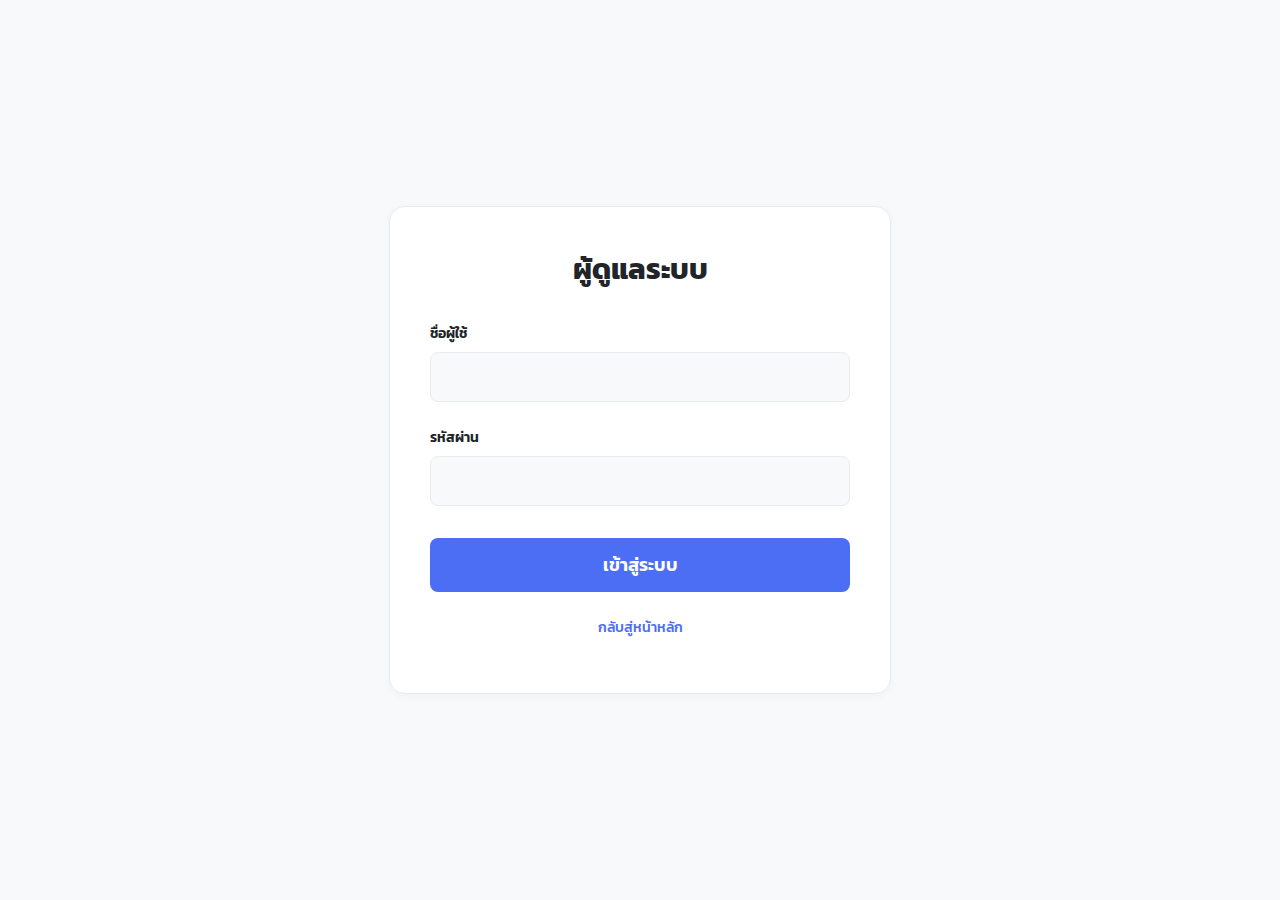
<file: login.html>
<!DOCTYPE html>
<html lang="th">
<head>
    <meta charset="UTF-8">
    <meta name="viewport" content="width=device-width, initial-scale=1.0">
    <title>แผงควบคุมสำหรับผู้ดูแล</title>
    <link rel="stylesheet" href="admin-style.css">
</head>
<body>
    <!-- Centered container for the login form -->
    <div class="login-container">
        <!-- The login form itself -->
        <form id="login-form" class="login-form">
            <h2>ผู้ดูแลระบบ</h2>
            <div class="input-group">
                <label for="username">ชื่อผู้ใช้</label>
                <input type="text" id="username" name="username" required>
            </div>
            <div class="input-group">
                <label for="password">รหัสผ่าน</label>
                <input type="password" id="password" name="password" required>
            </div>
            <button type="submit" class="button button-primary">เข้าสู่ระบบ</button>
            <p class="home-link"><a href="index.html">กลับสู่หน้าหลัก</a></p>
        </form>
    </div>
    
    <script>
        // Attaches an event listener to the form submission.
        document.getElementById('login-form').addEventListener('submit', function(event) {
            event.preventDefault(); // Prevents the form from actually submitting.
            
            // This is a simulation for demonstration purposes.
            // In a real application, you would send credentials to a server for validation.
            // Sets a flag in the browser's local storage to "remember" the login state.
            localStorage.setItem('isAdminLoggedIn', 'true');
            alert('เข้าสู่ระบบสำเร็จ!');
            
            // Redirects the user to the main admin page.
            window.location.href = 'admin.html';
        });
    </script>
</body>
</html>
</file>
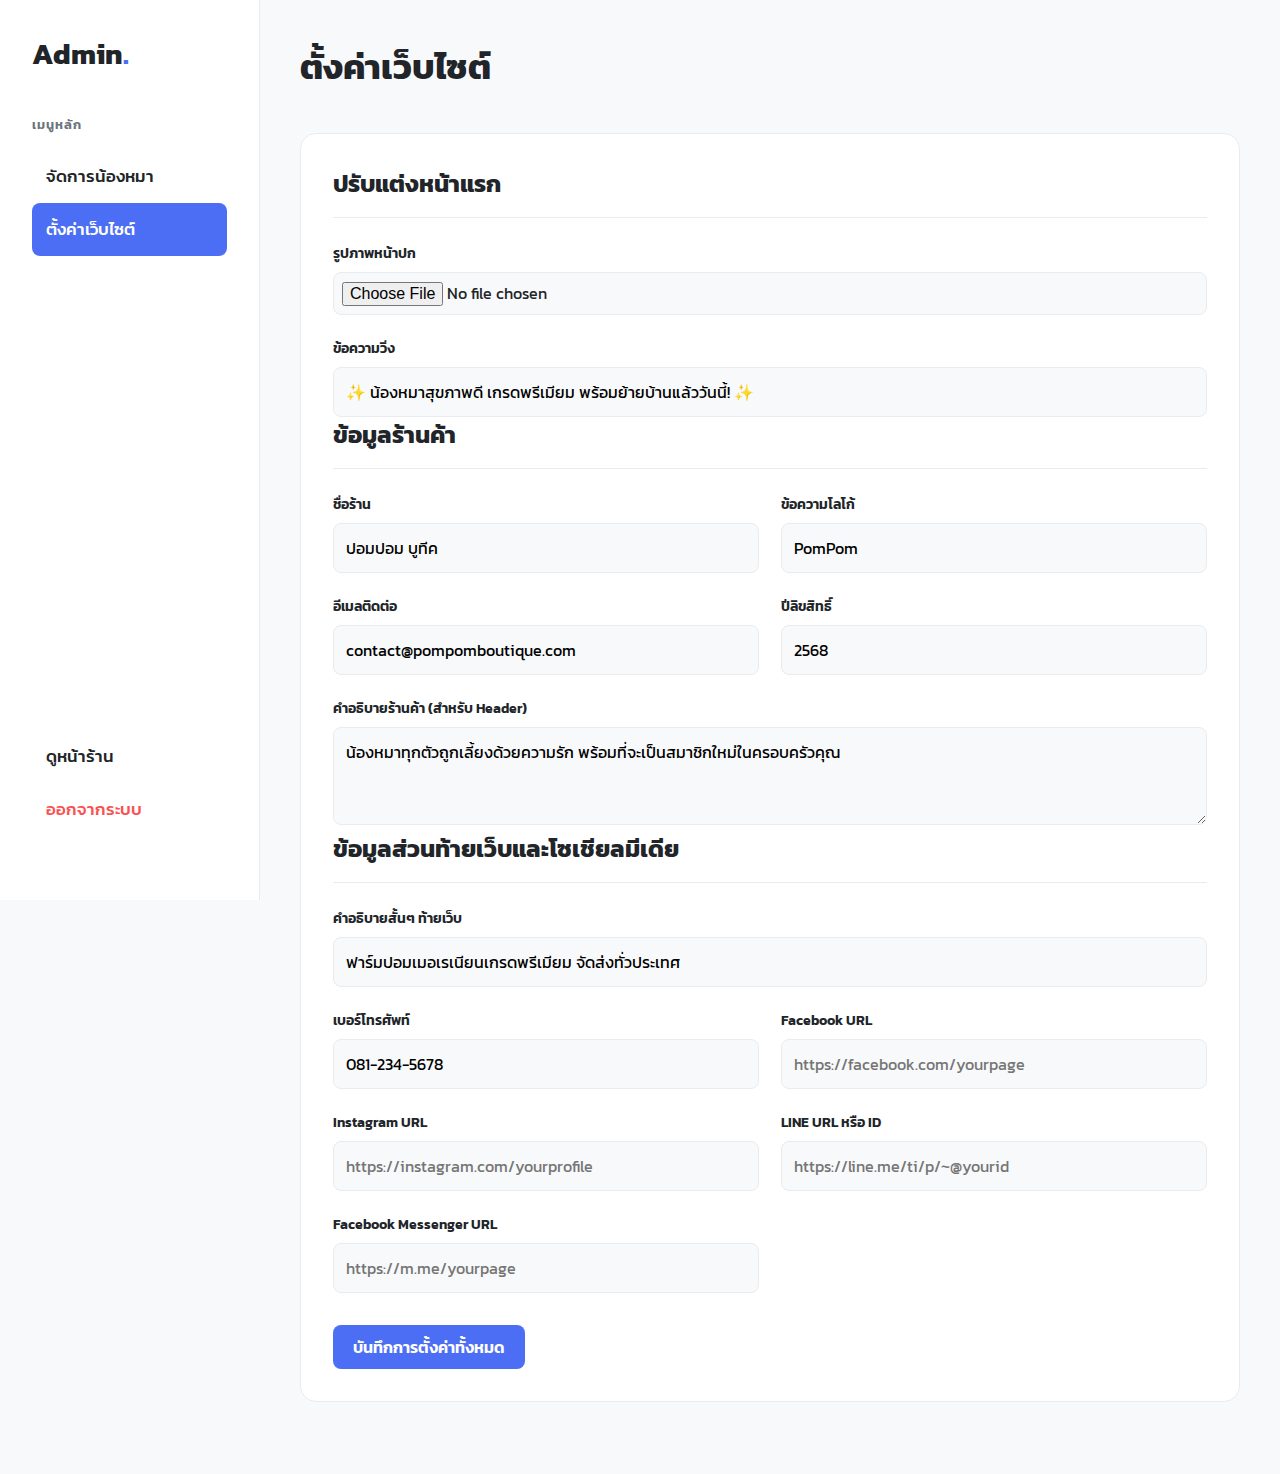
<file: settingsmissing.html>
<!DOCTYPE html>
<html lang="th">
<head>
    <meta charset="UTF-8">
    <meta name="viewport" content="width=device-width, initial-scale=1.0">
    <title>ตั้งค่าเว็บไซต์ - ปอมปอม บูทีค</title>
    <link rel="stylesheet" href="admin-style.css">
</head>
<body>
    <div class="admin-layout">
        <!-- Sidebar -->
        <aside class="sidebar" id="sidebar">
            <div>
                <div class="sidebar-logo">Admin<span>.</span></div>
                <nav class="sidebar-nav">
                    <h3>เมนูหลัก</h3>
                    <ul>
                        <li><a href="admin.html">จัดการน้องหมา</a></li>
                        <li><a href="settings.html" class="active">ตั้งค่าเว็บไซต์</a></li>
                    </ul>
                </nav>
            </div>
             <nav class="sidebar-nav">
                <ul>
                    <li><a href="index.html" target="_blank">ดูหน้าร้าน</a></li>
                    <li><a href="#" class="logout-link" id="logout-button">ออกจากระบบ</a></li>
                </ul>
            </nav>
        </aside>

        <!-- Main Content -->
        <main class="admin-main">
            <header class="mobile-header">
                <div class="mobile-logo">Admin<span>.</span></div>
                <button class="mobile-menu-button" id="menu-toggle">☰</button>
            </header>
            
            <header class="desktop-header">
                <h1>ตั้งค่าเว็บไซต์</h1>
            </header>

            <form action="#" class="admin-card">
                <!-- 1. Homepage Customization -->
                <h2>ปรับแต่งหน้าแรก</h2>
                <div class="form-grid">
                    <div class="input-group full-width">
                        <label for="cover-image-upload">รูปภาพหน้าปก</label>
                        <input type="file" id="cover-image-upload" name="cover-image" accept="image/*">
                    </div>
                    <div class="input-group full-width">
                        <label for="marquee-text">ข้อความวิ่ง</label>
                        <input type="text" id="marquee-text" name="marquee-text" value="✨ น้องหมาสุขภาพดี เกรดพรีเมียม พร้อมย้ายบ้านแล้ววันนี้! ✨">
                    </div>
                </div>

                <!-- 2. Shop Information -->
                <h2 class="form-section-header">ข้อมูลร้านค้า</h2>
                <div class="form-grid">
                   <div class="input-group"><label for="shop-name">ชื่อร้าน</label><input type="text" id="shop-name" name="shop-name" value="ปอมปอม บูทีค"></div>
                   <div class="input-group"><label for="logo-text">ข้อความโลโก้</label><input type="text" id="logo-text" name="logo-text" value="PomPom"></div>
                   <div class="input-group"><label for="contact-email">อีเมลติดต่อ</label><input type="email" id="contact-email" name="contact-email" value="contact@pompomboutique.com"></div>
                   <div class="input-group"><label for="copyright-year">ปีลิขสิทธิ์</label><input type="text" id="copyright-year" name="copyright-year" value="2568"></div>
                   <div class="input-group full-width">
                       <label for="shop-description">คำอธิบายร้านค้า (สำหรับ Header)</label>
                       <textarea id="shop-description" name="shop-description" rows="3">น้องหมาทุกตัวถูกเลี้ยงด้วยความรัก พร้อมที่จะเป็นสมาชิกใหม่ในครอบครัวคุณ</textarea>
                   </div>
                </div>

                <!-- 3. Footer & Social Settings -->
                <h2 class="form-section-header">ข้อมูลส่วนท้ายเว็บและโซเชียลมีเดีย</h2>
                <div class="form-grid">
                   <div class="input-group full-width">
                       <label for="footer-description">คำอธิบายสั้นๆ ท้ายเว็บ</label>
                       <input type="text" id="footer-description" name="footer-description" value="ฟาร์มปอมเมอเรเนียนเกรดพรีเมียม จัดส่งทั่วประเทศ">
                   </div>
                   <div class="input-group">
                       <label for="footer-phone">เบอร์โทรศัพท์</label>
                       <input type="text" id="footer-phone" name="footer-phone" value="081-234-5678">
                   </div>
                   <div class="input-group">
                       <label for="footer-facebook">Facebook URL</label>
                       <input type="url" id="footer-facebook" name="footer-facebook" placeholder="https://facebook.com/yourpage">
                   </div>
                    <div class="input-group">
                       <label for="footer-instagram">Instagram URL</label>
                       <input type="url" id="footer-instagram" name="footer-instagram" placeholder="https://instagram.com/yourprofile">
                   </div>
                    <div class="input-group">
                       <label for="footer-line">LINE URL หรือ ID</label>
                       <input type="text" id="footer-line" name="footer-line" placeholder="https://line.me/ti/p/~@yourid">
                   </div>
                   <div class="input-group">
                        <label for="footer-messenger">Facebook Messenger URL</label>
                        <input type="url" id="footer-messenger" name="footer-messenger" placeholder="https://m.me/yourpage">
                    </div>
                </div>

                <div class="form-actions full-width">
                   <button type="submit" class="button button-primary">บันทึกการตั้งค่าทั้งหมด</button>
               </div>
            </form>
        </main>
    </div>
    <script src="script.js"></script>
</body>
</html>
</file>
<file: admin-style.css>
/* --- ADMIN DIGITAL BOUTIQUE THEME (CORRECTED) --- */
@import url('https://fonts.googleapis.com/css2?family=Kanit:wght@400;500;700&display=swap');

/* ======== 1. ROOT & UNIVERSAL STYLES ======== */
:root {
    --bg-canvas: #F8F9FA;
    --bg-main: #FFFFFF;
    --border-color: #E9ECEF;
    --text-primary: #212529;
    --text-secondary: #6C757D;
    --accent-primary: #4C6EF5;
    --accent-red: #FA5252;
    --font-main: 'Kanit', sans-serif;
    --shadow-sm: 0 2px 8px rgba(0, 0, 0, 0.04);
    --radius-md: 12px;
    --radius-lg: 16px;
}

body {
    margin: 0;
    font-family: var(--font-main);
    background-color: var(--bg-canvas);
    color: var(--text-primary);
}
a { text-decoration: none; color: inherit; }

/* ======== 2. ADMIN LAYOUT ======== */
.admin-layout {
    display: grid;
    grid-template-columns: 260px 1fr;
    min-height: 100vh;
}

/* ======== 3. ADMIN SIDEBAR ======== */
.sidebar {
    background-color: var(--bg-main);
    border-right: 1px solid var(--border-color);
    padding: 32px;
    position: sticky;
    top: 0;
    height: 100vh;
    box-sizing: border-box;
    display: flex;
    flex-direction: column;
    justify-content: space-between;
}
.sidebar-logo {
    font-size: 1.8em;
    font-weight: 700;
    color: var(--text-primary);
    margin-bottom: 40px;
}
.sidebar-logo span { color: var(--accent-primary); }

.sidebar-nav h3 {
    font-size: 0.8em;
    font-weight: 600;
    text-transform: uppercase;
    letter-spacing: 1px;
    color: var(--text-secondary);
    margin: 0 0 16px 0;
}
.sidebar-nav ul { list-style: none; padding: 0; margin: 0 0 32px 0; }
.sidebar-nav a {
    display: flex;
    align-items: center;
    gap: 12px;
    padding: 14px;
    border-radius: 8px;
    font-weight: 500;
    font-size: 1.05em;
    transition: all 0.2s;
}
.sidebar-nav a:hover { background-color: var(--bg-canvas); }
.sidebar-nav a.active { background-color: var(--accent-primary); color: white; }
.sidebar-nav a.logout-link { color: var(--accent-red); }
.sidebar-nav a.logout-link:hover { background-color: #FFE3E3; }

/* ======== 4. ADMIN MAIN CONTENT ======== */
.admin-main { padding: 40px; }

.desktop-header {
    display: flex;
    justify-content: space-between;
    align-items: center;
    margin-bottom: 40px;
}
.desktop-header h1 { font-size: 2.2em; font-weight: 700; margin: 0; }
.button {
    padding: 10px 20px;
    border: none;
    border-radius: 8px;
    font-family: var(--font-main);
    font-weight: 600;
    cursor: pointer;
    transition: all 0.2s;
    font-size: 1em;
}
.button-primary { background-color: var(--accent-primary); color: white; }
.button-primary:hover { background-color: #3B5BDB; }
.button-secondary { background-color: var(--bg-main); border: 1px solid var(--border-color); color: var(--text-primary); }
.button-secondary:hover { background-color: var(--bg-canvas); }

/* ======== 5. ADMIN CARDS & FORMS ======== */
.admin-card {
    background: var(--bg-main);
    border: 1px solid var(--border-color);
    border-radius: var(--radius-lg);
    padding: 32px;
    margin-bottom: 32px;
}
.admin-card h2 { margin-top: 0; font-size: 1.5em; font-weight: 700; border-bottom: 1px solid var(--border-color); padding-bottom: 16px; margin-bottom: 24px;}
.form-section-header {
    margin-top: 40px;
}
/* MODIFIED: Refined grid for a more compact layout */
.form-grid {
    display: grid;
    grid-template-columns: repeat(auto-fill, minmax(280px, 1fr));
    gap: 22px; /* Slightly reduced gap */
}
.input-group label { display: block; font-weight: 600; margin-bottom: 8px; font-size: 0.9em; }
.input-group input, .input-group textarea, .input-group select {
    width: 100%;
    padding: 12px;
    border: 1px solid var(--border-color);
    border-radius: 8px;
    font-family: var(--font-main);
    font-size: 1em;
    background-color: var(--bg-canvas);
    box-sizing: border-box;
}
.input-group input[type="file"] { padding: 8px; }
.input-group input:focus, .input-group textarea:focus, .input-group select:focus {
    outline: none;
    border-color: var(--accent-primary);
    box-shadow: 0 0 0 3px rgba(76, 110, 245, 0.2);
    background-color: var(--bg-main);
}
.form-grid .full-width { grid-column: 1 / -1; }
.form-actions { margin-top: 32px; }


/* ======== 6. PRODUCT LIST TABLE ======== */
.product-table { width: 100%; border-collapse: collapse; }
.product-table th, .product-table td { text-align: left; padding: 16px; border-bottom: 1px solid var(--border-color); vertical-align: middle;}
.product-table thead { color: var(--text-secondary); font-size: 0.9em; text-transform: uppercase; letter-spacing: 0.5px;}
.product-table tbody tr:last-child td { border-bottom: none; }

.product-info-cell { display: flex; align-items: center; gap: 16px; }
.product-info-cell img { width: 60px; height: 60px; object-fit: cover; border-radius: var(--radius-md); }
.product-info-cell .name { font-weight: 600; }
.product-info-cell .details { font-size: 0.9em; color: var(--text-secondary); }

.status-badge { padding: 4px 12px; border-radius: 20px; font-size: 0.8em; font-weight: 600; }
.status-badge.available { background-color: #D3F9D8; color: #2B8A3E; }
.status-badge.preordered { background-color: #FFF3BF; color: #C59300; }
.status-badge.sold { background-color: #E9ECEF; color: #495057; }

.action-buttons a, .action-buttons button {
    font-size: 0.9em; padding: 6px 12px; border-radius: 6px;
    margin-right: 8px; border: 1px solid transparent;
}
.action-buttons .edit-btn { background-color: #E7F5FF; color: #1971C2; }
.action-buttons .delete-btn { background-color: #FFF5F5; color: var(--accent-red); }

.drag-header {
    width: 40px;
    text-align: center;
}
.drag-handle {
    cursor: grab;
    color: var(--text-secondary);
    font-size: 1.2em;
    padding: 4px 8px;
    text-align: center;
    display: inline-block;
    width: 100%;
}
.sortable-ghost {
    background-color: #e7f5ff;
    opacity: 0.8;
}
.sortable-ghost td {
    border-bottom-color: var(--accent-primary);
}


/* ======== 7. LOGIN PAGE ======== */
.login-container {
    display: flex;
    justify-content: center;
    align-items: center;
    min-height: 100vh;
    padding: 24px;
    box-sizing: border-box;
}
.login-form {
    width: 100%;
    max-width: 420px;
    background-color: var(--bg-main);
    padding: 40px;
    border-radius: var(--radius-lg);
    border: 1px solid var(--border-color);
    box-shadow: var(--shadow-sm);
}
.login-form h2 {
    text-align: center;
    margin-top: 0;
    margin-bottom: 32px;
    font-size: 1.8em;
}
.login-form .input-group {
    margin-bottom: 24px;
}
.login-form .button {
    width: 100%;
    padding: 14px;
    font-size: 1.1em;
    margin-top: 8px;
}
.login-form .home-link {
    text-align: center;
    margin-top: 24px;
    font-size: 0.9em;
}
.login-form .home-link a {
    color: var(--accent-primary);
    font-weight: 500;
}

/* ======== 8. RESPONSIVE ADMIN ======== */
.mobile-header { display: none; }
@media (max-width: 1024px) {
    .admin-layout { grid-template-columns: 1fr; }
    .sidebar {
        position: fixed;
        left: -100%;
        top: 0;
        z-index: 200;
        height: 100%;
        transition: left 0.3s ease-in-out;
        box-shadow: 0 0 40px rgba(0,0,0,0.1);
        width: 280px;
    }
    .sidebar.open { left: 0; }
    .desktop-header { display: none; }
    .mobile-header {
        display: flex;
        justify-content: space-between;
        align-items: center;
        margin-bottom: 24px;
    }
    .mobile-logo { font-size: 1.5em; font-weight: 700; }
    .mobile-logo span { color: var(--accent-primary); }
    .mobile-menu-button {
        display: block;
        font-size: 1.5rem;
        background: none;
        border: none;
        cursor: pointer;
        padding: 0;
    }
    .admin-main { padding: 24px; }
    .product-table { display: block; }
    .product-table thead { display: none; }
    .product-table tbody, .product-table tr, .product-table td { display: block; width: 100%; box-sizing: border-box; }
    .product-table tr {
        border: 1px solid var(--border-color);
        border-radius: var(--radius-lg);
        margin-bottom: 16px;
        padding: 8px 16px;
    }
    .product-table td {
        padding: 12px 0;
        display: flex;
        justify-content: space-between;
        align-items: center;
        border: none;
        border-bottom: 1px solid var(--border-color);
    }
    .product-table tr td:first-child {
        display: none;
    }
    .product-table tr td:last-child { border-bottom: none; }
    .product-table td::before {
        content: attr(data-label);
        font-weight: 600;
        color: var(--text-secondary);
        margin-right: 16px;
    }
    .product-info-cell { flex-direction: row; }
}
</file>
